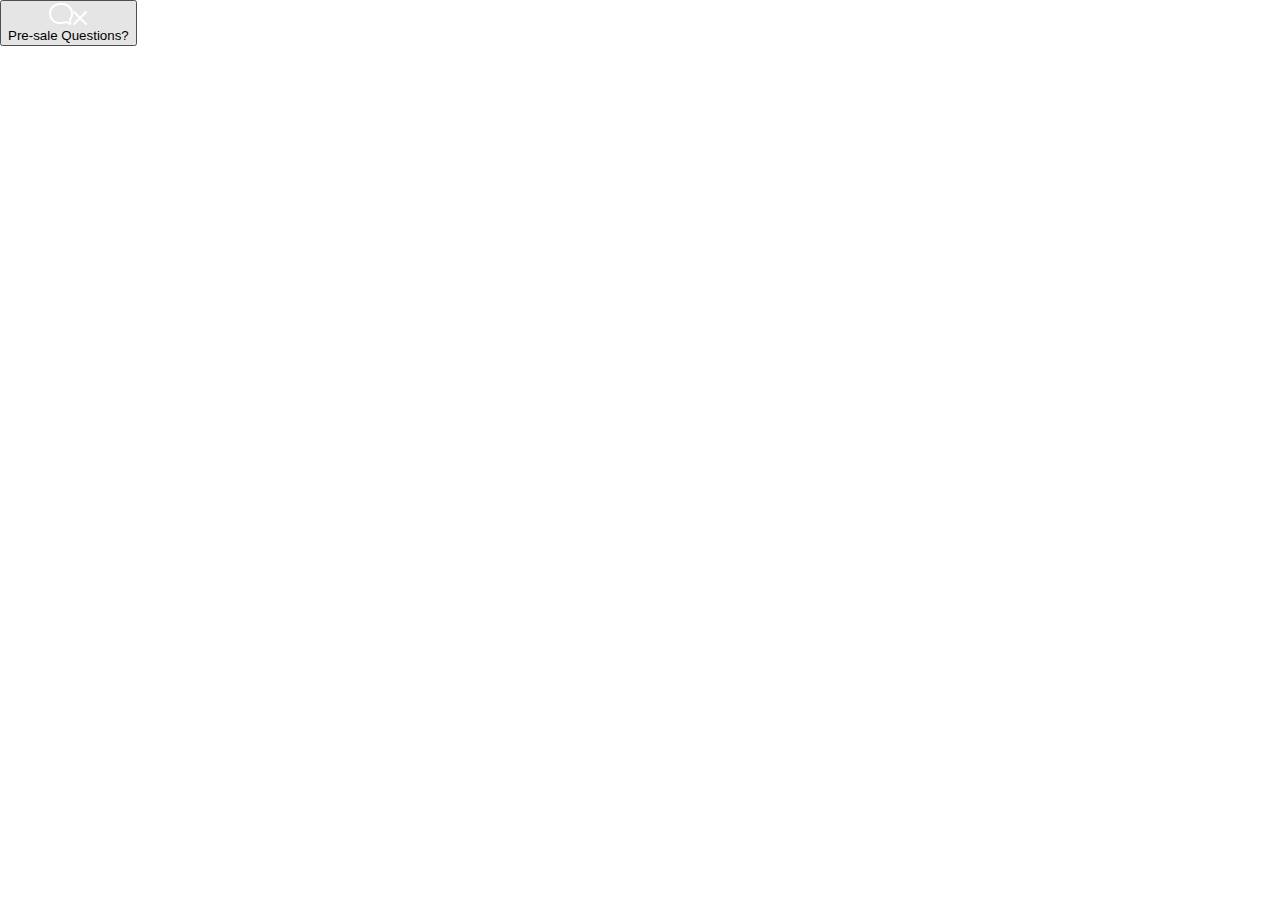
<file: Cryptocurrency_files/saved_resource.html>
<!DOCTYPE html>
<!-- saved from url=(0083)file:///Users/mixed_code/dev/demo.themovation.com/pursuit/cryptocurrency/index.html -->
<html><head><meta http-equiv="Content-Type" content="text/html; charset=UTF-8">
          <style>undefined</style>
          <style>#beacon-container{--BlueConfigGlobalFontFamilyMono:"SFMono-Regular",Consolas,"Liberation Mono",Menlo,Courier,monospace;--HSDSGlobalFontFamily:-apple-system,BlinkMacSystemFont,"Segoe UI",Helvetica,Arial,sans-serif,"Apple Color Emoji","Segoe UI Emoji","Segoe UI Symbol";-moz-osx-font-smoothing:grayscale;-webkit-font-smoothing:antialiased;-webkit-box-sizing:border-box;box-sizing:border-box;font-family:var(--HSDSGlobalFontFamily);font-size:14px;line-height:1.5}#beacon-container-body{margin:0;overflow:hidden}#beacon-container *{-webkit-box-sizing:border-box;box-sizing:border-box;-webkit-tap-highlight-color:rgba(0,0,0,0)}#beacon-container a{text-decoration:none}#beacon-container ::-webkit-scrollbar-track{background-color:transparent}#beacon-container ::-webkit-scrollbar{width:12px}#beacon-container ::-webkit-scrollbar-track{background:rgba(0,0,0,.04);border-radius:8px}#beacon-container ::-webkit-scrollbar-thumb{border:2px solid transparent;background-clip:padding-box;border-radius:7px;background-color:rgba(0,0,0,.1)}#beacon-container ::-webkit-scrollbar-thumb:hover{background-color:rgba(0,0,0,.6)}#beacon-container :hover::-webkit-scrollbar-thumb{background-color:rgba(0,0,0,.4)}#beacon-container :hover::-webkit-scrollbar-thumb:hover{background-color:rgba(0,0,0,.6)}#beacon-container *{scrollbar-color:rgba(0,0,0,.4) transparent}</style>
          
        <style hs-beacon="active" data-styled-version="5.1.1"></style></head>
        <body id="beacon-container-body">
          <div id="beacon-container"><div class="frame-content"><button aria-label="Open Beacon popover" aria-expanded="false" aria-controls="HSBeaconContainerFrame" class="sc-Axmtr ewbweV"><span class="sc-fzoLsD bIvNUR c-FabButton__icon--icon"><svg width="24" height="22" xmlns="http://www.w3.org/2000/svg"><path d="M20.347 20.871l-.003-.05c0 .017.001.034.003.05zm-.243-4.278a2 2 0 0 1 .513-1.455c1.11-1.226 1.383-2.212 1.383-4.74C22 5.782 18.046 2 13.125 2h-2.25C5.954 2 2 5.78 2 10.399c0 4.675 4.01 8.626 8.875 8.626h2.25c.834 0 1.606-.207 3.212-.798a2 2 0 0 1 1.575.083l2.355 1.161-.163-2.878zM10.875 0h2.25C19.13 0 24 4.656 24 10.399c0 2.6-.25 4.257-1.9 6.08l.243 4.279c.072.845-.807 1.471-1.633 1.162l-3.682-1.816c-1.212.446-2.527.921-3.903.921h-2.25C4.869 21.025 0 16.142 0 10.4 0 4.656 4.869 0 10.875 0z" fill="#FFF"></path></svg></span><span class="sc-fzoLsD hZgNWn c-FabButton__icon--close"><svg width="14" height="14" xmlns="http://www.w3.org/2000/svg"><path d="M13.707.293a.999.999 0 0 0-1.414 0L7 5.586 1.707.293A.999.999 0 1 0 .293 1.707L5.586 7 .293 12.293a.999.999 0 1 0 1.414 1.414L7 8.414l5.293 5.293a.997.997 0 0 0 1.414 0 .999.999 0 0 0 0-1.414L8.414 7l5.293-5.293a.999.999 0 0 0 0-1.414" fill="#FFF" fill-rule="evenodd"></path></svg></span><span class="sc-fzozJi lgnIzU c-FabButton__text"><span data-cy="Truncate" class="Truncatecss__TruncateUI-oij0sx-0 hgZYVr c-Truncate is-end"><div class="c-EventListenerRoot"></div><span class="c-Truncate__content">Pre-sale Questions?</span></span></span></button></div></div>
        
      
    </body></html>
</file>
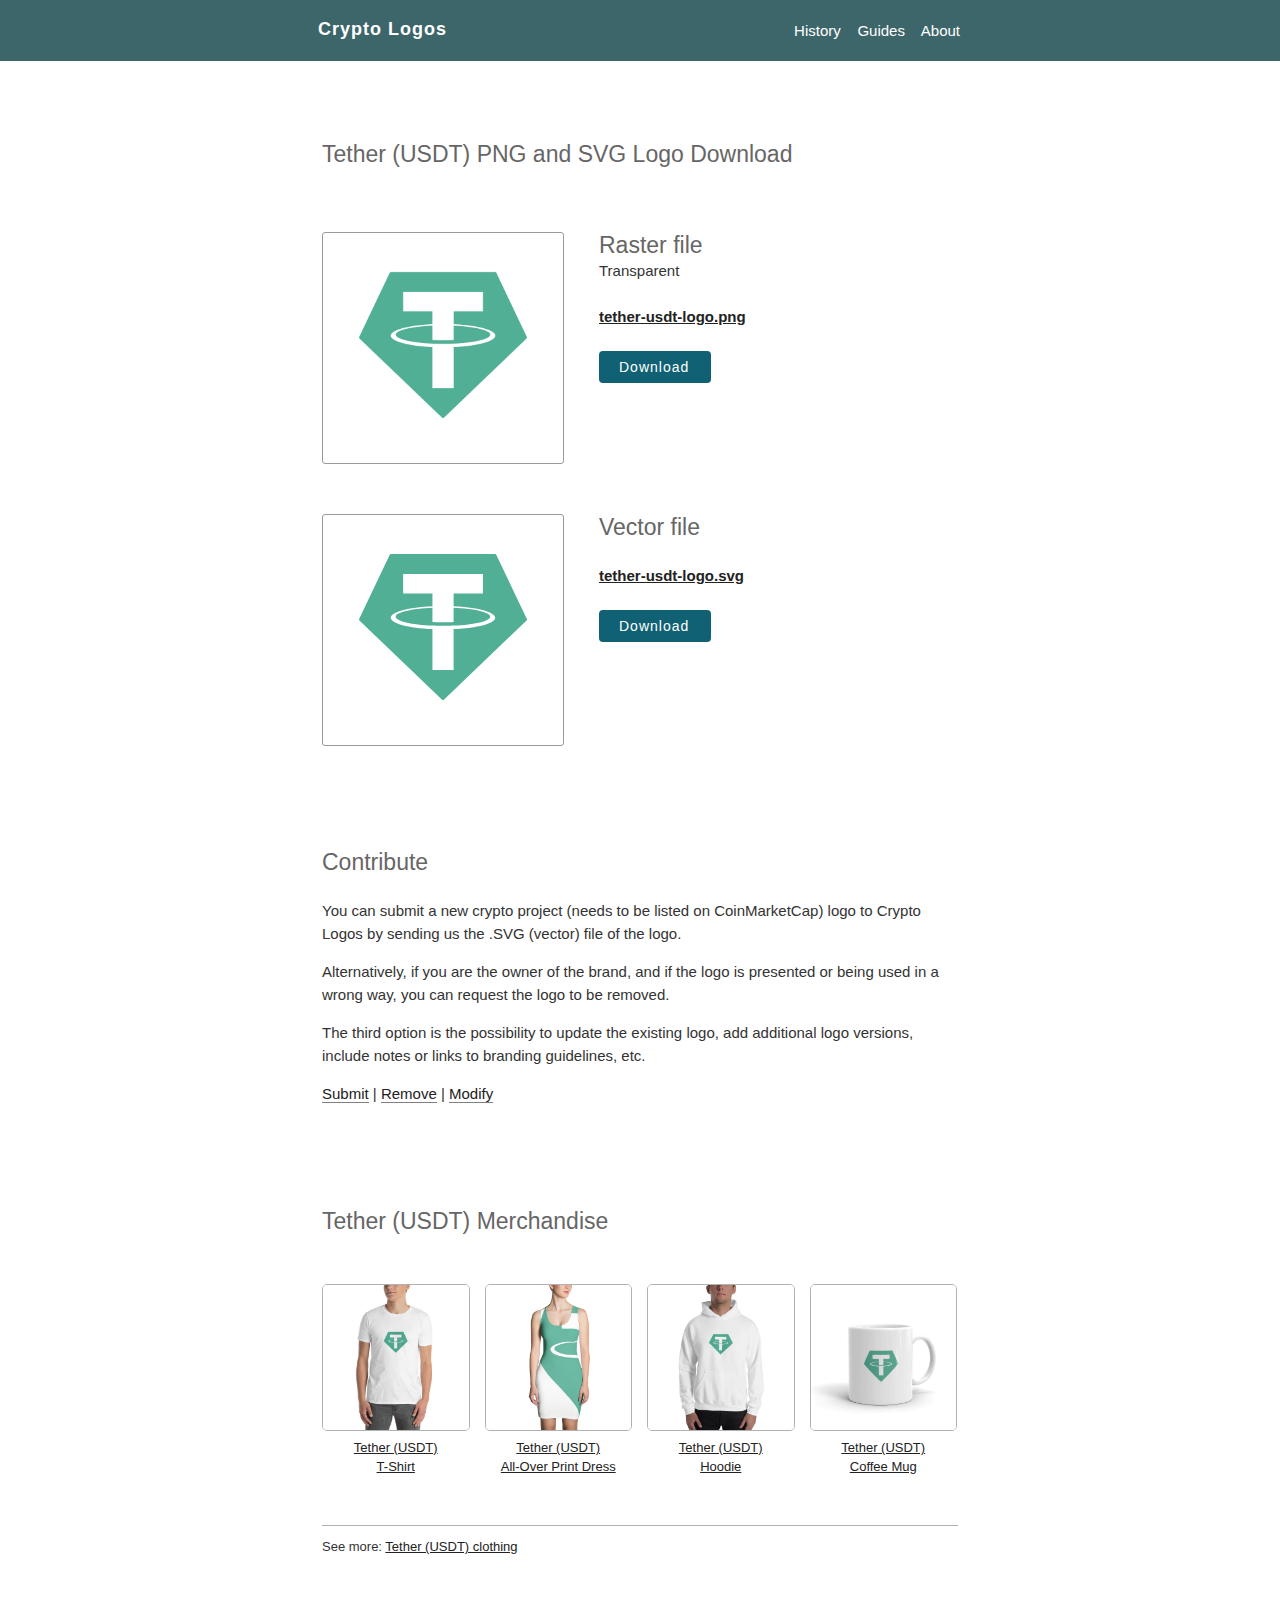
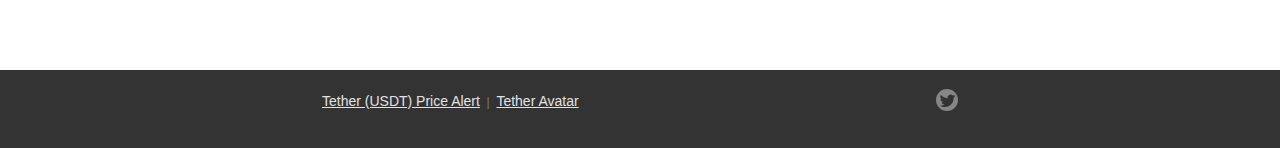
<file: Cryptocurrency_files/Tether (USDT) Logo .SVG and .PNG Files Download.html>
<!DOCTYPE html>
<!-- saved from url=(0029)https://cryptologos.cc/tether -->
<html lang="en"><head><meta http-equiv="Content-Type" content="text/html; charset=UTF-8"><meta http-equiv="X-UA-Compatible" content="IE=edge"><meta name="viewport" content="width=device-width,initial-scale=1,minimum-scale=1"><link rel="apple-touch-icon" sizes="180x180" href="https://cryptologos.cc/img/favicon/apple-touch-icon.png?v=yyQLWR0B7G"><link rel="icon" type="image/png" sizes="32x32" href="https://cryptologos.cc/img/favicon/favicon-32x32.png?v=yyQLWR0B7G"><link rel="icon" type="image/png" sizes="16x16" href="https://cryptologos.cc/img/favicon/favicon-16x16.png?v=yyQLWR0B7G"><link rel="manifest" href="https://cryptologos.cc/img/favicon/site.webmanifest?v=yyQLWR0B7G"><link rel="mask-icon" href="https://cryptologos.cc/img/favicon/safari-pinned-tab.svg?v=yyQLWR0B7G" color="#3d666a"><link rel="shortcut icon" href="https://cryptologos.cc/img/favicon/favicon.ico?v=yyQLWR0B7G"><meta name="apple-mobile-web-app-title" content="Crypto Logos"><meta name="application-name" content="Crypto Logos"><meta name="msapplication-TileColor" content="#3d666a"><meta name="msapplication-config" content="https://cryptologos.cc/img/favicon/browserconfig.xml?v=yyQLWR0B7G"><meta name="theme-color" content="#3d666a"><link href="./Tether (USDT) Logo .SVG and .PNG Files Download_files/css" rel="stylesheet"><link href="./Tether (USDT) Logo .SVG and .PNG Files Download_files/css(1)" rel="stylesheet"><title>Tether (USDT)   Logo .SVG and .PNG Files Download</title><meta name="description" property="description" content="High quality raster (.PNG) and vector (.SVG) logo files for Tether (USDT) cryptocurrency. Free download.">
     <meta name="image" property="image" content="https://cryptologos.cc/logos/tether-usdt-logo.png">
     <meta property="og:url" content="https://cryptologos.cc/tether">
    <meta property="og:title" content="Tether (USDT) Logo .SVG and .PNG Files Download">
    <meta property="og:description" content="High quality raster (.PNG) and vector (.SVG) logo files for Tether (USDT) cryptocurrency. Free download.">
    <meta property="og:type" content="website">
    <meta property="og:image" content="https://cryptologos.cc/logos/tether-usdt-logo.png">
    <meta property="og:site_name" content="Crypto Logos">
     <meta name="twitter:card" content="summary">
    <meta name="twitter:site" content="@cryptologoscc">
    <meta name="twitter:title" content="Tether (USDT) Logo .SVG and .PNG Files Download">
    <meta name="twitter:description" content="High quality raster (.PNG) and vector (.SVG) logo files for Tether (USDT) cryptocurrency. Free download.">
    <meta name="twitter:creator" content="@cryptologoscc">
    <meta name="twitter:image:src" content="https://cryptologos.cc/logos/tether-usdt-logo.png">
    <meta name="twitter:domain" content="cryptologos.cc">
    <script async="" src="./Tether (USDT) Logo .SVG and .PNG Files Download_files/analytics.js"></script><script src="./Tether (USDT) Logo .SVG and .PNG Files Download_files/_cmc.js"></script><script>cc_coins = JSON.parse(cc_coins);</script><script>homePath = '/';</script><script>(function(i,s,o,g,r,a,m){i['GoogleAnalyticsObject']=r;i[r]=i[r]||function(){
      (i[r].q=i[r].q||[]).push(arguments)},i[r].l=1*new Date();a=s.createElement(o),
      m=s.getElementsByTagName(o)[0];a.async=1;a.src=g;m.parentNode.insertBefore(a,m)
      })(window,document,'script','https://www.google-analytics.com/analytics.js','ga');
      ga('create', 'UA-57930548-45', 'auto');
      ga('send', 'pageview');</script><script src="./Tether (USDT) Logo .SVG and .PNG Files Download_files/multiavatar.min.js"></script><link href="./Tether (USDT) Logo .SVG and .PNG Files Download_files/app.d1b057d6.css" rel="preload" as="style"><link href="./Tether (USDT) Logo .SVG and .PNG Files Download_files/app.92df500c.js" rel="preload" as="script"><link href="./Tether (USDT) Logo .SVG and .PNG Files Download_files/chunk-vendors.acaa813d.js" rel="preload" as="script"><link href="./Tether (USDT) Logo .SVG and .PNG Files Download_files/app.d1b057d6.css" rel="stylesheet"><meta name="d41d8cd98f00b204e9800998ecf8427e_lib_detect" id="d41d8cd98f00b204e9800998ecf8427e_lib_detect" content="Vue:,core-js:core-js-global@2.6.5"><script src="chrome-extension://cgaocdmhkmfnkdkbnckgmpopcbpaaejo/library/libraries.js"></script><script src="chrome-extension://cgaocdmhkmfnkdkbnckgmpopcbpaaejo/content_scripts/lib_detect.js"></script></head><body data-new-gr-c-s-check-loaded="14.1032.0" data-gr-ext-installed=""><noscript><strong>We're sorry but Crypto Logos doesn't work properly without JavaScript enabled. Please enable it to continue.</strong></noscript><div id="my-app" class="page-wrapper"><div class="header"><div style="max-width: 640px; margin: 0px auto;"><div style="float: left; margin-top: 15px;"><div style="float: left;"><a href="https://cryptologos.cc/" class="logo header-hover router-link-active" style="display: inline-block; float: left;">
          Crypto Logos
        </a></div></div><div class="header-right-side"><a href="https://cryptologos.cc/history" class="header-link">History</a>
      &nbsp;&nbsp;
      <a href="https://cryptologos.cc/guides" class="header-link">Guides</a>
      &nbsp;&nbsp;
      <a href="https://cryptologos.cc/about" class="header-link">About</a></div></div></div><div class="box"><div class="site-content"><div><h3>Tether (USDT) PNG and SVG Logo Download</h3><div style="height: 40px;"></div><div><div class="crypto-logo-product" style="position: relative; display: inline-table;"><div class="crypto-logo-png-inner" style="display: table-cell; vertical-align: middle;"><img src="./Tether (USDT) Logo .SVG and .PNG Files Download_files/tether-usdt-logo.png" alt="Tether (USDT) Logo Transparent - PNG File Free Download" style="width: 70%; max-height: 168px;"></div></div><div class="product-content"><div class="file-type-div">Raster file</div>
        Transparent
        <br><br><a href="./Tether (USDT) Logo .SVG and .PNG Files Download_files/tether-usdt-logo.png" target="_blank" style="text-decoration: underline; font-weight: bold;">tether-usdt-logo.png</a><br><br><a href="./Tether (USDT) Logo .SVG and .PNG Files Download_files/tether-usdt-logo.png" target="_blank"><button>Download</button></a></div></div><div class="logo-spacer"></div><div style="height: 50px; clear: both;"></div><div><div class="crypto-logo-product" style="position: relative; display: inline-table;"><div class="crypto-logo-png-inner" style="display: table-cell; vertical-align: middle;"><img src="./Tether (USDT) Logo .SVG and .PNG Files Download_files/tether-usdt-logo.svg" alt="Tether (USDT) Logo Vector - SVG File Free Download" style="width: 70%; max-height: 168px;"></div></div><div class="product-content"><div class="file-type-div">Vector file</div><br><a href="./Tether (USDT) Logo .SVG and .PNG Files Download_files/tether-usdt-logo.svg" target="_blank" style="text-decoration: underline; font-weight: bold;">
          tether-usdt-logo.svg
        </a><br><br><a href="./Tether (USDT) Logo .SVG and .PNG Files Download_files/tether-usdt-logo.svg" target="_blank"><button>Download</button></a></div></div><div style="height: 60px; clear: both;"></div><!----><!----><!----><!----><!----><!----><!----><!----><!----><!----><!----><!----><!----><!----><!----><!----><!----><!----><!----><!----><!----><!----><!----><!----><!----><!----><!----><!----><!----><!----><!----><!----><!----><!----><!----><!----><!----><!----><!----><!----><!----><!----><!----><!----><!----><!----><!----><!----><!----><!----><!----><!----><!----><!----><!----><!----><!----><div><h3>Contribute</h3><p>
        You can submit a new crypto project (needs to be listed on CoinMarketCap) logo to Crypto Logos by sending us the .SVG (vector) file of the logo.
      </p><p>
        Alternatively, if you are the owner of the brand, and if the logo is presented or being used in a wrong way, you can request the logo to be removed.
      </p><p>
        The third option is the possibility to update the existing logo, add additional logo versions, include notes or links to branding guidelines, etc. 
      </p><a href="mailto:feedback@cryptologos.cc?subject=New%20logo%20submission" class="underline">Submit</a> | <a href="mailto:feedback@cryptologos.cc?subject=Tether%20Remove" class="underline">Remove</a> | <a href="mailto:feedback@cryptologos.cc?subject=Tether%20Modify" class="underline">Modify</a></div><div style="height: 60px; clear: both;"></div><div><h3>Tether (USDT) Merchandise</h3><div style="height: 25px;"></div><div style="font-size: 13px; line-height: 150%;"><div class="widget-row-first" style="display: grid; grid-template-columns: 1fr 1fr; column-gap: 15px; max-width: 310px; float: left;"><div><a href="https://cryptoclothing.cc/tether/t-shirt" target="_blank"><div style="border: 1px solid rgb(177, 177, 177); overflow: hidden; border-radius: 5px; max-height: 145px;"><img src="./Tether (USDT) Logo .SVG and .PNG Files Download_files/tether-usdt-t-shirt.jpg" style="width: 100%;"></div><div style="margin-top: 7px; text-align: center;"><u>Tether (USDT)<br>T-Shirt</u></div></a></div><div><a href="https://cryptoclothing.cc/tether/dress" target="_blank"><div style="border: 1px solid rgb(177, 177, 177); overflow: hidden; border-radius: 5px; max-height: 145px;"><img src="./Tether (USDT) Logo .SVG and .PNG Files Download_files/tether-usdt-dress-front.jpg" style="width: 100%;"></div><div style="margin-top: 7px; text-align: center;"><u>Tether (USDT)<br>All-Over Print Dress</u></div></a></div></div><div style="display: grid; grid-template-columns: 1fr 1fr; column-gap: 15px; max-width: 310px; margin: 0px 0px 20px; float: left;"><div><a href="https://cryptoclothing.cc/tether/hoodie" target="_blank"><div style="border: 1px solid rgb(177, 177, 177); overflow: hidden; border-radius: 5px; max-height: 145px;"><img src="./Tether (USDT) Logo .SVG and .PNG Files Download_files/tether-usdt-hoodie.jpg" style="width: 100%;"></div><div style="margin-top: 7px; text-align: center;"><u>Tether (USDT)<br>Hoodie</u></div></a></div><div><a href="https://cryptoclothing.cc/tether/coffee-mug" target="_blank"><div style="border: 1px solid rgb(177, 177, 177); overflow: hidden; border-radius: 5px; max-height: 145px;"><img src="./Tether (USDT) Logo .SVG and .PNG Files Download_files/tether-usdt-coffee-mug.jpg" style="width: 100%;"></div><div style="margin-top: 7px; text-align: center;"><u>Tether (USDT)<br>Coffee Mug</u></div></a></div></div></div><div style="clear: both; height: 18px;"></div><div style="border-bottom: 1px solid rgb(177, 177, 177);"></div><div style="height: 9px;"></div><div style="font-size: 13px;">
        See more: <a href="https://cryptoclothing.cc/tether" target="_blank"><u>Tether (USDT) clothing</u></a></div></div><div style="clear: both; height: 20px;"></div></div></div></div><!----><div style="clear: both; height: 100px;"></div><div class="footer site-footer"><div class="footer-content"><div style="height: 20px;"></div><div class="footer-desktop"><div style="float: left; font-size: 12px;"><span><span><a href="https://coinwink.com/usdt" target="_blank" class="underline">Tether (USDT) Price Alert</a><span class="stick">&nbsp; |&nbsp; </span><a href="https://multiavatar.com/Tether" target="_blank" class="underline">Tether Avatar</a></span></span></div><div style="float: right; width: 22px; margin-top: -1px;"><a href="https://twitter.com/cryptologoscc" title="Twitter" target="_blank"><svg id="svg-twitter" xmlns="http://www.w3.org/2000/svg" viewBox="0 0 124.11 124.11"><title>Twitter</title><path d="M199.05,335a62.05,62.05,0,1,0,62.05,62.05A62.05,62.05,0,0,0,199.05,335h0Zm46.81,39.49a35.82,35.82,0,0,1-10.3,2.82,18,18,0,0,0,7.88-9.92,35.93,35.93,0,0,1-11.39,4.35,17.94,17.94,0,0,0-30.55,16.35,50.9,50.9,0,0,1-37-18.74,18,18,0,0,0,5.55,23.94,17.87,17.87,0,0,1-8.12-2.24c0,0.07,0,.15,0,0.22a18,18,0,0,0,14.38,17.58,17.95,17.95,0,0,1-8.09.31A18,18,0,0,0,185,421.62,36.16,36.16,0,0,1,158.48,429,50.74,50.74,0,0,0,186,437.1c33,0,51-27.32,51-51q0-1.17-.05-2.32a36.45,36.45,0,0,0,8.94-9.28h0Z" transform="translate(-137 -335)"></path></svg></a></div></div><div class="footer-mobile"><div style="float: left; font-size: 12px;"><span><span><a href="https://coinwink.com/usdt" target="_blank" class="underline">Tether (USDT) Price Alert</a><div style="height: 10px;"></div><a href="https://multiavatar.com/Tether" target="_blank" class="underline">Tether Avatar</a></span></span></div><div style="float: right; width: 22px; margin-top: -1px;"><a href="https://twitter.com/cryptologoscc" title="Twitter" target="_blank"><svg id="svg-twitter" xmlns="http://www.w3.org/2000/svg" viewBox="0 0 124.11 124.11"><title>Twitter</title><path d="M199.05,335a62.05,62.05,0,1,0,62.05,62.05A62.05,62.05,0,0,0,199.05,335h0Zm46.81,39.49a35.82,35.82,0,0,1-10.3,2.82,18,18,0,0,0,7.88-9.92,35.93,35.93,0,0,1-11.39,4.35,17.94,17.94,0,0,0-30.55,16.35,50.9,50.9,0,0,1-37-18.74,18,18,0,0,0,5.55,23.94,17.87,17.87,0,0,1-8.12-2.24c0,0.07,0,.15,0,0.22a18,18,0,0,0,14.38,17.58,17.95,17.95,0,0,1-8.09.31A18,18,0,0,0,185,421.62,36.16,36.16,0,0,1,158.48,429,50.74,50.74,0,0,0,186,437.1c33,0,51-27.32,51-51q0-1.17-.05-2.32a36.45,36.45,0,0,0,8.94-9.28h0Z" transform="translate(-137 -335)"></path></svg></a></div></div><div style="clear: both; height: 30px;"></div></div></div><svg style="display: none;"><defs><symbol id="portfolio-profitloss" viewBox="0 0 134.69 109.17"><title>Profit/Loss</title><path d="M165.63,400.74h26a6.62,6.62,0,0,1,4.69,1.94v0a6.6,6.6,0,0,1,1.94,4.67v37.17a6.64,6.64,0,0,1-6.63,6.63h-26a6.6,6.6,0,0,1-4.67-1.94h0a6.61,6.61,0,0,1-1.95-4.69V407.37a6.6,6.6,0,0,1,1.95-4.67l0,0a6.6,6.6,0,0,1,4.67-1.94h0Zm95.4-41.4h26a6.61,6.61,0,0,1,4.69,1.94v0a6.6,6.6,0,0,1,1.94,4.67v78.57a6.64,6.64,0,0,1-6.63,6.63H261a6.6,6.6,0,0,1-4.67-1.94h0a6.61,6.61,0,0,1-1.94-4.69V366a6.6,6.6,0,0,1,1.94-4.67l0,0a6.6,6.6,0,0,1,4.67-1.94h0Zm24.66,8H262.4v75.83h23.29V367.34h0ZM213.33,342h26a6.61,6.61,0,0,1,4.69,1.94v0a6.6,6.6,0,0,1,1.94,4.67v95.91a6.64,6.64,0,0,1-6.63,6.63h-26a6.6,6.6,0,0,1-4.67-1.94h0a6.61,6.61,0,0,1-1.94-4.69V348.63a6.6,6.6,0,0,1,1.94-4.67l0,0a6.6,6.6,0,0,1,4.67-1.94h0ZM238,350H214.7v93.17H238V350h0Zm-47.7,58.74H167v34.43h23.29V408.74h0Z" transform="translate(-159 -342)" style="fill: rgb(138, 138, 138);"></path></symbol><symbol id="portfolio-note" viewBox="0 0 134.69 109.17"><title>Note</title><path d="M364.79,421.29a4,4,0,1,1,0-8H402a4,4,0,0,1,0,8H364.79ZM352.71,342h89.92a12.53,12.53,0,0,1,12.51,12.51v84.16a12.53,12.53,0,0,1-12.51,12.51H352.71a12.53,12.53,0,0,1-12.51-12.51V354.51A12.53,12.53,0,0,1,352.71,342h0Zm89.92,8H352.71a4.53,4.53,0,0,0-4.51,4.51v84.16a4.53,4.53,0,0,0,4.51,4.51h89.92a4.53,4.53,0,0,0,4.51-4.51V354.51a4.53,4.53,0,0,0-4.51-4.51h0Zm-77.83,29.89a4,4,0,1,1,0-8h65.75a4,4,0,1,1,0,8H364.79Zm0,20.7a4,4,0,1,1,0-8h65.75a4,4,0,1,1,0,8H364.79Z" transform="translate(-340.2 -342)" style="fill: rgb(138, 138, 138);"></path></symbol><symbol id="svg-alert-delete" viewBox="0 0 12.45 12.45"><title>Delete</title><path d="M299.6,390.6l11.25,11.25m0-11.25L299.6,401.85" transform="translate(-299 -390)" style="fill: none; stroke: rgb(136, 136, 136); stroke-linecap: round; stroke-linejoin: round; stroke-width: 1px;"></path></symbol></defs></svg></div><svg style="display: none;" class="svg-icon"><defs><symbol id="svg-clear" viewBox="0 0 34.96 34.96"><path d="M276.71,413.59a1.17,1.17,0,0,1-1.65-1.65l15.49-15.49L275.06,381a1.17,1.17,0,0,1,1.65-1.65l15.49,15.49,15.49-15.49a1.17,1.17,0,0,1,1.65,1.65l-15.49,15.49,15.49,15.49a1.17,1.17,0,0,1-1.65,1.65L292.2,398.1l-15.49,15.49h0Z" transform="translate(-274.71 -378.97)"></path></symbol><symbol id="svg-plus" viewBox="0 0 48.48 48.48"><path d="M306.41,419.31a1.17,1.17,0,0,1-2.34,0v-21.9h-21.9a1.17,1.17,0,0,1,0-2.34h21.9v-21.9a1.17,1.17,0,0,1,2.34,0v21.9h21.9a1.17,1.17,0,0,1,0,2.34h-21.9v21.9h0Z" transform="translate(-281 -372)"></path></symbol><symbol id="svg-back" viewBox="0 0 35.02 35.02"><path d="M500.79,379.29a1.2,1.2,0,0,1,1.7,1.7l-14.26,14.26h29.73a1.2,1.2,0,1,1,0,2.4H488.22l14.26,14.26a1.2,1.2,0,1,1-1.7,1.7L484.47,397.3l0,0h0l0,0h0l-0.12-.16v0l0,0h0v0h0l0-.08h0a1.2,1.2,0,0,1,0-.85h0l0-.08h0v0h0l0,0v0l0.12-.16h0l0,0h0l0,0,16.31-16.31h0Z" class="svg-icons-style" transform="translate(-484.12 -378.94)"></path></symbol><symbol id="svg-menu" viewBox="0 0 23.08 20.01"><path d="M313.82,386h2.59a0.67,0.67,0,1,1,0,1.33H294.67a0.67,0.67,0,1,1,0-1.33h19.16Zm0,18.68h2.59a0.67,0.67,0,1,1,0,1.33H294.67a0.67,0.67,0,1,1,0-1.33h19.16Zm0-9.34h2.59a0.67,0.67,0,1,1,0,1.33H294.67a0.67,0.67,0,1,1,0-1.33h19.16Z" transform="translate(-294 -386)"></path></symbol></defs></svg><script src="./Tether (USDT) Logo .SVG and .PNG Files Download_files/chunk-vendors.acaa813d.js"></script><script src="./Tether (USDT) Logo .SVG and .PNG Files Download_files/app.92df500c.js"></script></body><div id="vimeo-record-extension"></div><grammarly-desktop-integration data-grammarly-shadow-root="true"></grammarly-desktop-integration></html>
</file>
<file: Cryptocurrency_files/Tether (USDT) Logo .SVG and .PNG Files Download_files/app.d1b057d6.css>
.faq-btn{width:16px;height:16px;border-radius:50%;background-color:#fff;color:#3d666a;font-weight:700;text-align:center;font-size:13px}.faq-btn:hover{background-color:#e3ffff}.header{margin-bottom:80px}.store-icon{width:41px;margin-top:-3px;margin-right:10px}@media screen and (max-width:600px){.store-icon{margin-right:5px}}.header-right-side{float:right;max-width:200px;text-align:right;margin-top:19px}.header-link,.header-link:hover{color:#fff!important}.header-link:hover{text-decoration:underline}.stick{color:#7a7a7a}.footer-mobile{display:none}@media screen and (max-width:680px){.footer-desktop{display:none}.footer-mobile{display:block}}#svg-twitter{fill:#848688;fill-rule:evenodd}#svg-twitter:hover{fill:#adaeaf;fill-rule:evenodd}input::-webkit-input-placeholder{font-size:14px}.slider-block{display:inline;vertical-align:middle}.slider-block-label{width:60px}.switch{position:relative;display:inline-block;width:54px;height:28px}.switch input{opacity:0;width:0;height:0}.slider{cursor:pointer;top:0;left:0;right:0;bottom:0;background-color:#6a6a6a}.slider,.slider:before{position:absolute;-webkit-transition:.4s;transition:.4s}.slider:before{content:"";height:20px;width:20px;left:4px;bottom:4px;background-color:#fff}input:checked+.slider:before{-webkit-transform:translateX(26px);transform:translateX(26px)}.slider.round{border-radius:34px}.slider.round:before{border-radius:50%}.input-basic{font-size:14px;height:24px;margin-bottom:8px}.button-payment-disabled,.button-payment-disabled:hover{padding:10px 15px 10px 15px!important}.payment-inner{max-width:300px}.payment-box{clear:both;margin-top:96px}.slogan-mobile,.switch-mobile{display:none}@media screen and (max-width:420px){.slogan-mobile{display:block}.slogan-desktop{display:none}}.input-basic{width:280px}.fade-enter-active,.fade-leave-active{-webkit-transition:opacity .5s;transition:opacity .5s}.fade-enter,.fade-leave-to{opacity:0}.header-fades{height:140px}#submit-input{border:1px solid #777;border-top:none;border-left:none;border-right:none;width:250px;height:29px;padding-left:5px;text-align:center;outline:none;color:#666}#subs-button{background-color:#45708d;padding:5px;width:160px;color:#fff;cursor:pointer;height:28px;border-radius:3px;border:none;font-size:14px;outline:none}#subs-button:hover{background-color:#3e7eae}.poster-image{max-width:360px;margin-top:-5px}@media screen and (max-width:460px){.poster-image{max-width:100%;margin-top:-5px}}html{position:relative;min-height:100%}body{padding:0;margin:0;overflow-x:hidden}#app,body{height:100%}[v-cloak]{display:none}*{-webkit-box-sizing:content-box;box-sizing:content-box}.svg-logo{-webkit-filter:drop-shadow(0 1px 1px rgba(0,0,0,.4));filter:drop-shadow(0 1px 1px rgba(0,0,0,.4))}.site-content{margin:0 auto;margin-top:50px;margin-bottom:70px;padding-left:2px;padding-right:2px}@media screen and (max-width:680px){.site-content{margin-bottom:70px}}.loader{position:absolute;top:0;width:100%;height:3px;z-index:1000000}.loader .progress-bar{background:var(--brandTertiary);height:3px;-webkit-transition:all .25s;transition:all .25s}.loader-animation-leave-active{-webkit-transition:delay 1s;transition:delay 1s}.footer{background-color:#333;left:0;min-height:50px;position:absolute;bottom:0;width:100%;overflow:hidden;-webkit-box-sizing:border-box;box-sizing:border-box}@media only screen and (max-width:680px){.footer{padding-left:15px;padding-right:15px}}.footer-content{max-width:636px;margin:0 auto}.footer-column{width:310px;float:left}.footer{font-size:14px;color:#e2e2e2}.footer a{font-size:14px;color:#e2e2e2!important;text-decoration:underline!important;line-height:22px;border-bottom:0!important}.header{position:-webkit-sticky;position:sticky;top:0;max-width:100%;margin:0 auto;z-index:10;height:61px;background-color:#3d666a}.button-new{float:right;width:22px;height:22px;margin-right:30px;margin-top:21px}.header{margin-bottom:60px}@media only screen and (max-width:680px){.header{padding-left:15px;padding-right:15px;margin-bottom:50px}}.top{position:absolute;height:5px;width:100%;background-image:-webkit-gradient(linear,left top,right top,from(#eea2a2),color-stop(19%,#bbc1bf),color-stop(42%,#57c6e1),color-stop(79%,#b49fda),to(#7ac5d8));background-image:linear-gradient(90deg,#eea2a2 0,#bbc1bf 19%,#57c6e1 42%,#b49fda 79%,#7ac5d8)}.menu-wrapper{position:relative;float:right;width:24px;top:5px;height:40px;cursor:pointer}.hamburger-menu,.hamburger-menu:after,.hamburger-menu:before{width:24px;height:3px}.hamburger-menu{position:relative;-webkit-transform:translateY(25px);transform:translateY(25px);background:#757575;-webkit-transition:all 0ms .15s;transition:all 0ms .15s}.hamburger-menu.animate{background:#f1f1f2}.hamburger-menu:before{bottom:8px;-webkit-transition:bottom .15s cubic-bezier(.23,1,.32,1) .15s,-webkit-transform .15s cubic-bezier(.23,1,.32,1);transition:bottom .15s cubic-bezier(.23,1,.32,1) .15s,-webkit-transform .15s cubic-bezier(.23,1,.32,1);transition:bottom .15s cubic-bezier(.23,1,.32,1) .15s,transform .15s cubic-bezier(.23,1,.32,1);transition:bottom .15s cubic-bezier(.23,1,.32,1) .15s,transform .15s cubic-bezier(.23,1,.32,1),-webkit-transform .15s cubic-bezier(.23,1,.32,1)}.hamburger-menu:after,.hamburger-menu:before{content:"";position:absolute;left:0;background:#757575}.hamburger-menu:after{top:8px;-webkit-transition:top .15s cubic-bezier(.23,1,.32,1) .15s,-webkit-transform .15s cubic-bezier(.23,1,.32,1);transition:top .15s cubic-bezier(.23,1,.32,1) .15s,-webkit-transform .15s cubic-bezier(.23,1,.32,1);transition:top .15s cubic-bezier(.23,1,.32,1) .15s,transform .15s cubic-bezier(.23,1,.32,1);transition:top .15s cubic-bezier(.23,1,.32,1) .15s,transform .15s cubic-bezier(.23,1,.32,1),-webkit-transform .15s cubic-bezier(.23,1,.32,1)}.hamburger-menu.animate:after{top:0;-webkit-transform:rotate(45deg);transform:rotate(45deg);-webkit-transition:top .15s cubic-bezier(.23,1,.32,1),-webkit-transform .15s cubic-bezier(.23,1,.32,1) .15s;transition:top .15s cubic-bezier(.23,1,.32,1),-webkit-transform .15s cubic-bezier(.23,1,.32,1) .15s;transition:top .15s cubic-bezier(.23,1,.32,1),transform .15s cubic-bezier(.23,1,.32,1) .15s;transition:top .15s cubic-bezier(.23,1,.32,1),transform .15s cubic-bezier(.23,1,.32,1) .15s,-webkit-transform .15s cubic-bezier(.23,1,.32,1) .15s}.hamburger-menu.animate:before{bottom:0;-webkit-transform:rotate(-45deg);transform:rotate(-45deg);-webkit-transition:bottom .15s cubic-bezier(.23,1,.32,1),-webkit-transform .15s cubic-bezier(.23,1,.32,1) .15s;transition:bottom .15s cubic-bezier(.23,1,.32,1),-webkit-transform .15s cubic-bezier(.23,1,.32,1) .15s;transition:bottom .15s cubic-bezier(.23,1,.32,1),transform .15s cubic-bezier(.23,1,.32,1) .15s;transition:bottom .15s cubic-bezier(.23,1,.32,1),transform .15s cubic-bezier(.23,1,.32,1) .15s,-webkit-transform .15s cubic-bezier(.23,1,.32,1) .15s}body{font-family:Work Sans,sans-serif;color:#333;font-size:15px;line-height:23px}::-webkit-input-placeholder{color:#cacaca;font-family:Arial,Helvetica,sans-serif;font-size:13px}::-moz-placeholder{color:#cacaca;font-family:Arial,Helvetica,sans-serif;font-size:13px}:-ms-input-placeholder{color:#cacaca;font-family:Arial,Helvetica,sans-serif;font-size:13px}::-ms-input-placeholder{color:#cacaca;font-family:Arial,Helvetica,sans-serif;font-size:13px}::placeholder{color:#cacaca;font-family:Arial,Helvetica,sans-serif;font-size:13px}.link-basic{color:#00aeff;cursor:pointer}.link-basic:hover{text-decoration:underline}.logo{float:left;color:#fff!important;margin-left:-2px;font-family:Montserrat,sans-serif;font-size:18px;margin-top:3px;border-bottom:0!important;font-weight:700;letter-spacing:1px}@media screen and (max-width:600px){.logo{font-size:16px}}.font-smaller{font-size:14px}.stress-toy-div-text{float:left;margin-left:4px;padding-top:0}.small{font-size:13px}.strike{text-decoration:line-through}.color-orange{color:orange}a,a:active,a:hover,a:link,a:visited{color:#222;text-decoration:none;cursor:pointer}.link{margin-bottom:0!important;border-bottom:2px solid rgba(108,168,197,.5)}.link,.link-icon{cursor:pointer;-khtml-user-select:none}.link,.link-icon,.select-none{-ms-user-select:none;user-select:none;-webkit-user-select:none;-moz-user-select:none;-o-user-select:none}.active:active,.underline{border-bottom:1px solid grey}h1{font-size:28px;margin-bottom:30px}h2{font-size:21px;margin-bottom:10px}h2,h3{line-height:120%}h3{padding-top:20px;font-size:23px;font-weight:300;color:#666;font-family:Montserrat,sans-serif}h4{padding-top:15px}.button-payment-disabled,.button-payment-disabled:hover{background-color:#818181!important;cursor:default!important}.payment-container{border:2px solid #e0e0e0;padding:15px;padding-top:25px;padding-bottom:35px;-webkit-box-sizing:border-box;box-sizing:border-box;margin:0 auto;position:relative;background-color:#fff;line-height:130%;float:left}.payment-inner{max-width:310px}@media screen and (max-width:600px){.payment-inner-card{clear:both;float:left!important;margin-top:20px}}select{height:24px}.payment-inner input,select{font-family:Arial,Helvetica,sans-serif}.payment-inner-address input{padding-left:5px}.cc-icons{float:left;margin-left:8px}.payment-inner-address{line-height:30px}.dotted-line{width:100%;margin-top:3px;margin-bottom:6px;border-bottom:1px dotted #000}.input-basic{width:225px}.address-errors{color:red;font-family:Arial,Helvetica,sans-serif}.search-div{width:220px;height:33px;border:1px solid #8e8e8e;font-size:17px!important;border-radius:2px;margin:0 auto}.search-input{width:200px;height:25px;font-size:17px!important;border:0;padding:4px;background:transparent}input,input::-webkit-input-placeholder{font-size:17px}.search-input:focus{outline:none}.flex-grid{display:-webkit-box;display:-ms-flexbox;display:flex;-webkit-box-pack:justify;-ms-flex-pack:justify;justify-content:space-between;-ms-flex-wrap:wrap;flex-wrap:wrap;border:1px}.flex-grid .col{width:15%;margin-bottom:30px;height:80px;font-size:12px;line-height:15px;text-align:center;padding:5px}.logo-spacer{clear:both;height:40px;display:none}@media screen and (max-width:540px){.product-content{clear:both;float:left;padding-top:25px;padding-left:0!important}}@media screen and (max-width:500px){.flex-grid .col{width:18%}}@media screen and (max-width:400px){.flex-grid .col{width:23%;margin-bottom:35px}}@media screen and (max-width:300px){.flex-grid{padding-left:25px;padding-right:25px}.flex-grid .col{width:31%}}@media screen and (max-width:250px){.flex-grid .col{width:47%;margin:0 auto}}.col-empty{height:0!important;margin-bottom:0!important}.div-middle-inner{display:table-cell;vertical-align:middle}.div-middle-outer{height:50px;width:100%;display:table}.div-middle-img{max-width:40px;max-height:40px}.div-middle-text{margin-top:4px;clear:both}.cc-single{font-size:13px}td{min-width:35px}.crypto-product{background:url(https://cryptoclothing.cc/img/loader.gif) 50% no-repeat}.product-content{padding-left:25px}.link-details{font-size:13px}.link-hover:hover{text-decoration:underline!important}.crypto-product{border:1px solid #999;width:240px;height:230px;position:relative;border-radius:3px;text-align:center;float:left}.product-content{float:left;padding-left:35px}.logo-hoodie{top:78px;max-width:43px;max-height:43px}.logo-hoodie,.logo-mug{position:absolute;left:100px}.logo-mug{top:85px;max-width:63px;max-height:63px}.coin-tshirt{position:absolute;top:79px;left:102.5px;height:45px;width:45px;display:table}.coin-tshirt-inner{display:table-cell;vertical-align:middle}.coin-tshirt-img,.coin-tshirt-inner{max-height:45px;max-width:45px}.coin-hoodie{position:absolute;top:79px;left:100px;height:45px;width:45px;display:table}.coin-hoodie-inner{display:table-cell;vertical-align:middle}.coin-hoodie-img,.coin-hoodie-inner{max-height:45px;max-width:45px}.coin-mug{position:absolute;top:88px;left:105px;height:60px;width:60px;display:table}.coin-mug-inner{display:table-cell;vertical-align:middle}.coin-mug-img,.coin-mug-inner{max-height:60px;max-width:60px}.crypto-logo-png{border:1px solid #999;width:240px;height:240px;position:relative;border-radius:3px;text-align:center;margin-bottom:7px;display:table}.crypto-logo-png-inner{display:table-cell;vertical-align:middle}.crypto-logo-svg{margin-bottom:7px}.crypto-logo-product,.crypto-logo-svg{border:1px solid #999;width:240px;position:relative;border-radius:3px;text-align:center}.crypto-logo-product{height:230px;float:left;clear:both;vertical-align:middle}.block-margin{margin-bottom:60px}.block-image{margin-top:20px;min-height:100px;background-image:url(https://cryptoclothing.cc/img/fidget-loader.gif);background-repeat:no-repeat;background-position:50%}.block-rating-info{padding-top:3px}.block-rating-info a{text-decoration:underline!important;color:#007eab!important;border-bottom:0!important}.block-rating{background-color:#fafad2}.block-product,.block-rating{padding:10px;border:1px solid #999;border-radius:3px}.block-product{text-align:center;margin-bottom:20px}.block-product-description{font-size:14px;margin-bottom:-15px}.block-bottom-text{padding-top:25px;margin-bottom:-15px}.social-icon-outer{float:left;width:30px;margin-right:15px}.social-icon{fill:#e2e2e2}.social-icon:hover path{fill:#fff}.social-icon-menu{fill:#6d6d6d}.social-icon-menu:hover path{fill:#cacaca}.empty-space{clear:both;height:20px}.icon-div{border-radius:50%;background-color:#ffdada;border:1px solid #faa}.icon-div,.icon-div-extra{float:left;width:40px;height:40px;margin-right:5px;text-align:center;padding-top:8px;font-size:14px;margin-bottom:50px}.icon-div-extra{border-radius:50%;background-color:#daf0ff;border:1px solid #a4c9c2}.app-button{float:right;text-align:center;font-size:13px;margin-top:18px;cursor:pointer;padding-left:3px;padding-right:4px;margin-left:11px;vertical-align:middle;padding-top:2px;width:50px;color:#fff;border:2px solid #fff}.app-button:hover{background-color:#f93}.header-button{height:26px;color:#fff;border:2px solid #fff;line-height:94%;font-size:13px;padding-top:2px;letter-spacing:1px;font-weight:600}.header-button:hover{border:2px solid #e3ffff;color:#e3ffff}#svg-shopping-cart{fill:#fff}#svg-shopping-cart:hover{fill:#e3ffff!important}@media screen and (max-width:600px){.header-hover:hover{color:#e3ffff!important}}.header-hover:active{color:#e3ffff!important}.header-hover-svg svg{fill:#fff;display:block;pointer-events:bounding-box}.header-hover-svg svg:hover{fill:#e3ffff!important}h2{margin-top:0;font-weight:700}.pointer{cursor:pointer}.wrapper{height:100%}.box-outer{width:100%;max-width:100%;height:auto;overflow:visible;background-color:#fff;line-height:18px;padding-top:0}.box,.box-outer{position:relative;margin:0 auto}.box{max-width:640px}.stress-toy-div{width:50%;float:left;margin-bottom:30px}.icon-text{padding-left:52px}.creditly-wrapper.gray-theme .card_type{float:right;font-style:italic;font-weight:400!important}.creditly-wrapper.gray-theme h3{background:#424242;color:#fff;font-size:16px;font-weight:700;padding:14px;margin:0;text-transform:uppercase;height:20px}.creditly-wrapper.gray-theme .credit-card-wrapper{padding-top:20px;padding-bottom:10px}.creditly-wrapper.gray-theme{background:#e9e9e9;margin-bottom:20px;padding-bottom:15px}.creditly-wrapper.gray-theme .form-control:focus{border-color:#888;box-shadow:none;-webkit-box-shadow:none;transition:all .1s ease;-webkit-transition:all .1s ease}.creditly-wrapper.gray-theme .form-control{border-color:#bbb;border-radius:0;box-shadow:none;-webkit-box-shadow:none;display:block;width:92%;height:26px;padding:4px 4px;font-size:14px;line-height:1.428571429;color:#555;background-color:#fff;background-image:none}.creditly-wrapper.gray-theme .control-label{margin-bottom:4px;font-size:13px;float:left}.creditly-wrapper.gray-theme .col-sm-8{padding-left:10px;padding-right:0}.creditly-wrapper.gray-theme .col-sm-4{padding-left:10px;padding-right:10px}.creditly-wrapper input.form-control.has-error{outline:none;border-color:#ff7076;border-top-color:#ff5c61;-webkit-box-shadow:inset 0 1px 2px rgba(0,0,0,.2),0 1px 0 hsla(0,0%,100%,0),0 0 4px 0 rgba(255,0,0,.5);-ms-box-shadow:inset 0 1px 2px rgba(0,0,0,.2),0 1px 0 hsla(0,0%,100%,0),0 0 4px 0 rgba(255,0,0,.5);-o-box-shadow:inset 0 1px 2px rgba(0,0,0,.2),0 1px 0 hsla(0,0%,100%,0),0 0 4px 0 rgba(255,0,0,.5);box-shadow:inset 0 1px 2px rgba(0,0,0,.2),0 1px 0 hsla(0,0%,100%,0),0 0 4px 0 rgba(255,0,0,.5)}.creditly-wrapper .form-control{display:block;width:100%;height:34px;padding:2px 6px;font-size:14px;line-height:1.428571429;color:#555;vertical-align:middle;background-color:#fff;background-image:none;border:1px solid #ccc;border-radius:4px;-webkit-box-shadow:inset 0 1px 1px rgba(0,0,0,.075);box-shadow:inset 0 1px 1px rgba(0,0,0,.075);-webkit-transition:border-color .15s ease-in-out,box-shadow .15s ease-in-out;-webkit-transition:border-color .15s ease-in-out,-webkit-box-shadow .15s ease-in-out;transition:border-color .15s ease-in-out,-webkit-box-shadow .15s ease-in-out;transition:border-color .15s ease-in-out,box-shadow .15s ease-in-out;transition:border-color .15s ease-in-out,box-shadow .15s ease-in-out,-webkit-box-shadow .15s ease-in-out}.creditly-wrapper .form-control:focus{border-color:#66afe9;outline:0;-webkit-box-shadow:inset 0 1px 1px rgba(0,0,0,.075),0 0 8px rgba(102,175,233,.6);box-shadow:inset 0 1px 1px rgba(0,0,0,.075),0 0 8px rgba(102,175,233,.6)}.creditly-wrapper label{display:inline-block;margin-bottom:5px;font-weight:700}.creditly-wrapper input:focus::-webkit-input-placeholder{color:#ccc}.creditly-wrapper input:focus:-moz-placeholder,.creditly-wrapper input:focus::-moz-placeholder{color:#ccc}.creditly-wrapper input:focus:-ms-input-placeholder{color:#ccc}.creditly-wrapper .col-sm-8{width:66.6666666666666%}.creditly-wrapper .col-sm-4{width:33.3333333333333%}.creditly-wrapper .col-sm-4,.creditly-wrapper .col-sm-8{float:left;position:relative;display:block;-webkit-box-sizing:border-box;box-sizing:border-box}.creditly-wrapper .form-group{width:100%;display:table}.creditly-wrapper .first-row{margin-bottom:5px}.creditly-wrapper .card-type{margin-top:10px;float:right}@media only screen and (max-width:680px){.box{padding-left:15px;padding-right:15px;margin-top:0;margin-bottom:0;border:0;border-radius:0}.right-menu{margin-right:6px}.dig{margin-bottom:15px}.sticky{padding-left:5px}.stress-toy-div{display:block;width:100%}}button{background-color:#106173;border:none;color:#fff;text-align:center;text-decoration:none;letter-spacing:1px;font-family:Work Sans,sans-serif;display:inline-block;font-size:14px;cursor:pointer;padding:8px 22px 8px 20px;border-radius:4px}button:hover{background-color:#20778a}.checkout-errors{padding-left:4px}.terms-checkbox input{-ms-transform:scale(1.3);-moz-transform:scale(1.3);-webkit-transform:scale(1.3);-o-transform:scale(1.3);padding:10px}.checkbox-div{display:block;position:relative;padding-top:2px;-webkit-user-select:none;-moz-user-select:none;-ms-user-select:none;user-select:none}.checkbox-div input{position:absolute;opacity:0;cursor:pointer;height:0;width:0}.checkmark{position:absolute;top:0;height:15px;width:15px;background-color:#f7f7f7;border:1px solid grey}.checkmark:after{content:"";position:absolute;display:none}.checkbox-div input:checked~.checkmark:after{display:block}.checkbox-div .checkmark:after{left:3px;top:0;width:7px;height:9px;border:solid #353535;border-width:0 2px 2px 0;-webkit-transform:rotate(45deg);transform:rotate(45deg)}.radio-div{cursor:pointer;-webkit-user-select:none;-moz-user-select:none;-ms-user-select:none;user-select:none;text-align:left}.radio-div input{position:absolute;opacity:0;cursor:pointer;height:0;width:0}.radiomark{position:absolute;top:0;height:12px;width:12px;background-color:#dbdbdb;border:1px solid grey;border-radius:50%}.radiomark:after{content:"";position:absolute;display:none}.radio-div input:checked~.radiomark:after{display:block}.radio-div .radiomark:after{top:3px;left:3px;width:6px;height:6px;border-radius:50%;background:#353535}.radiotext{font-size:13px}.ma-banner{text-align:center;background-color:#03031f;color:#fff;background-image:url(https://cryptologos.cc/img/ma-banner-bg-2.png);background-repeat:no-repeat;background-position:50%;border-radius:5px;padding-top:0;width:89%;max-width:630px;margin:0 auto}@media screen and (max-width:600px){.ma-banner{margin-bottom:20px}}.gradient-border{--borderWidth:6px;position:relative;border-radius:var(--borderWidth)}.gradient-border:after{content:"";position:absolute;top:calc(-1*var(--borderWidth));left:calc(-1*var(--borderWidth));height:calc(100% + var(--borderWidth)*2);width:calc(100% + var(--borderWidth)*2);background:linear-gradient(60deg,#f79533,#f37055,#ef4e7b,#a166ab,#5073b8,#1098ad,#07b39b,#6fba82);border-radius:8px;z-index:-1;-webkit-animation:animatedgradient 3s ease infinite alternate;animation:animatedgradient 3s ease infinite alternate;background-size:300% 300%}@-webkit-keyframes animatedgradient{0%{background-position:0 50%}50%{background-position:100% 50%}to{background-position:0 50%}}@keyframes animatedgradient{0%{background-position:0 50%}50%{background-position:100% 50%}to{background-position:0 50%}}p[data-v-10165d7c]{font-size:14px}a[data-v-10165d7c]{border-bottom:1px solid grey}.file-type-div{font-size:23px;line-height:120%;font-weight:300;color:#666;font-family:Montserrat,sans-serif}.widget-row-first{margin:0 15px 30px 0}@media screen and (max-width:670px){.widget-row-first{margin:0 0 30px 0}}.grid-border{border:1px solid grey;border-radius:5px;height:110px!important}.history-logo{margin-top:10px}.history-img{min-width:50px;max-height:50px}.history-grid-container{text-align:center;margin:0 auto;z-index:99999;padding-top:10px}
</file>
